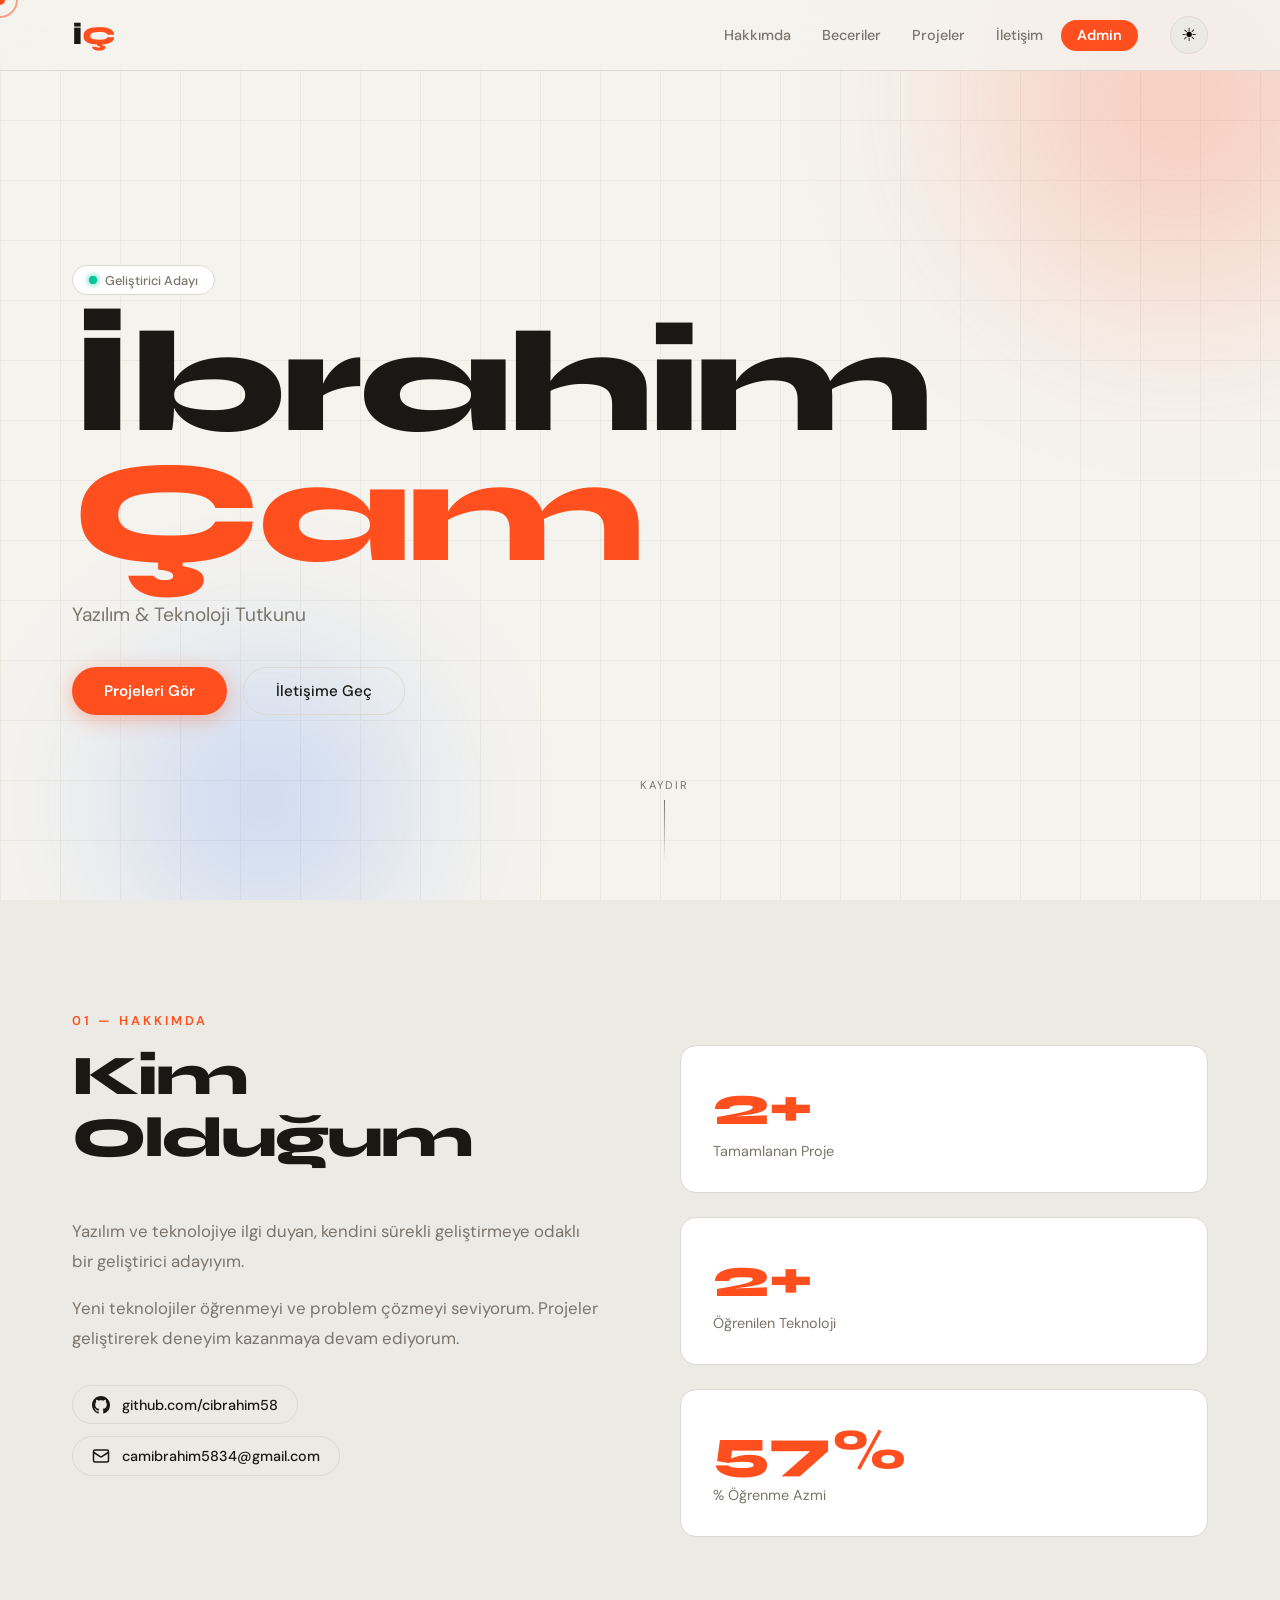
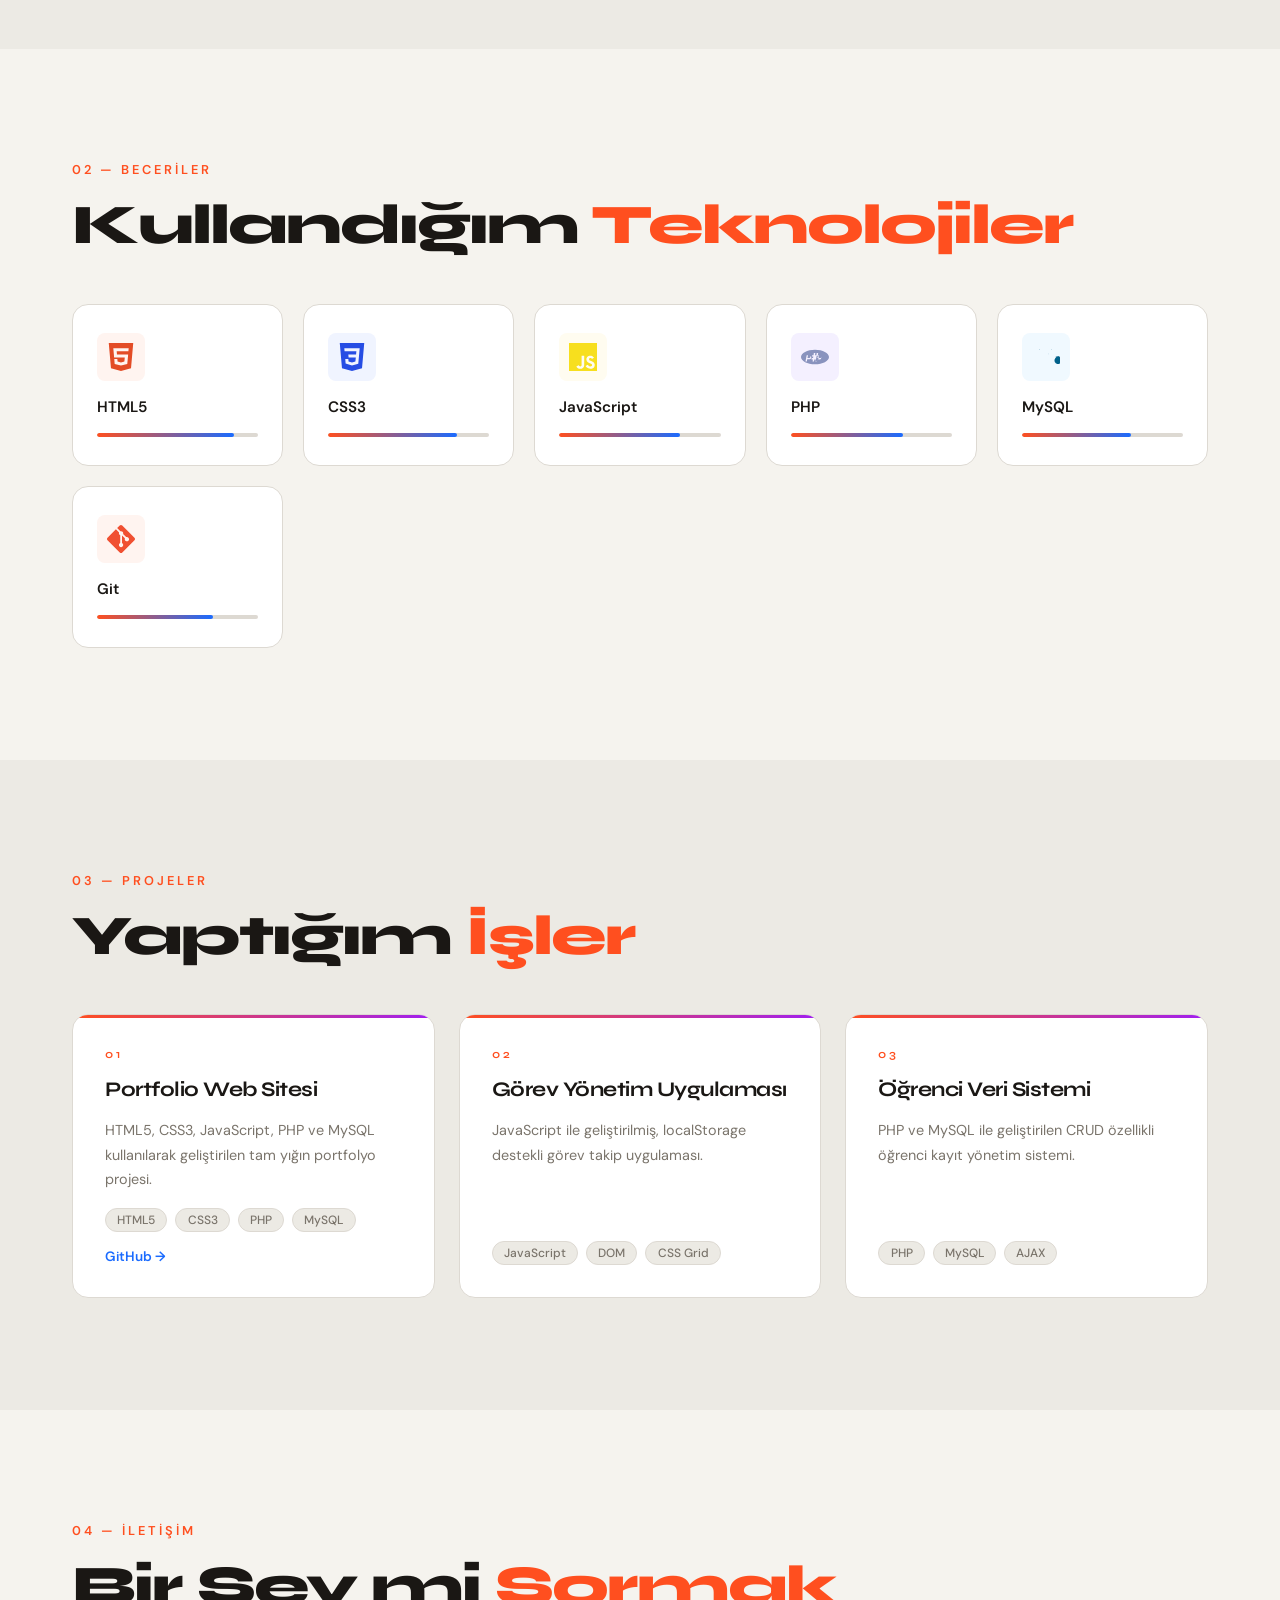
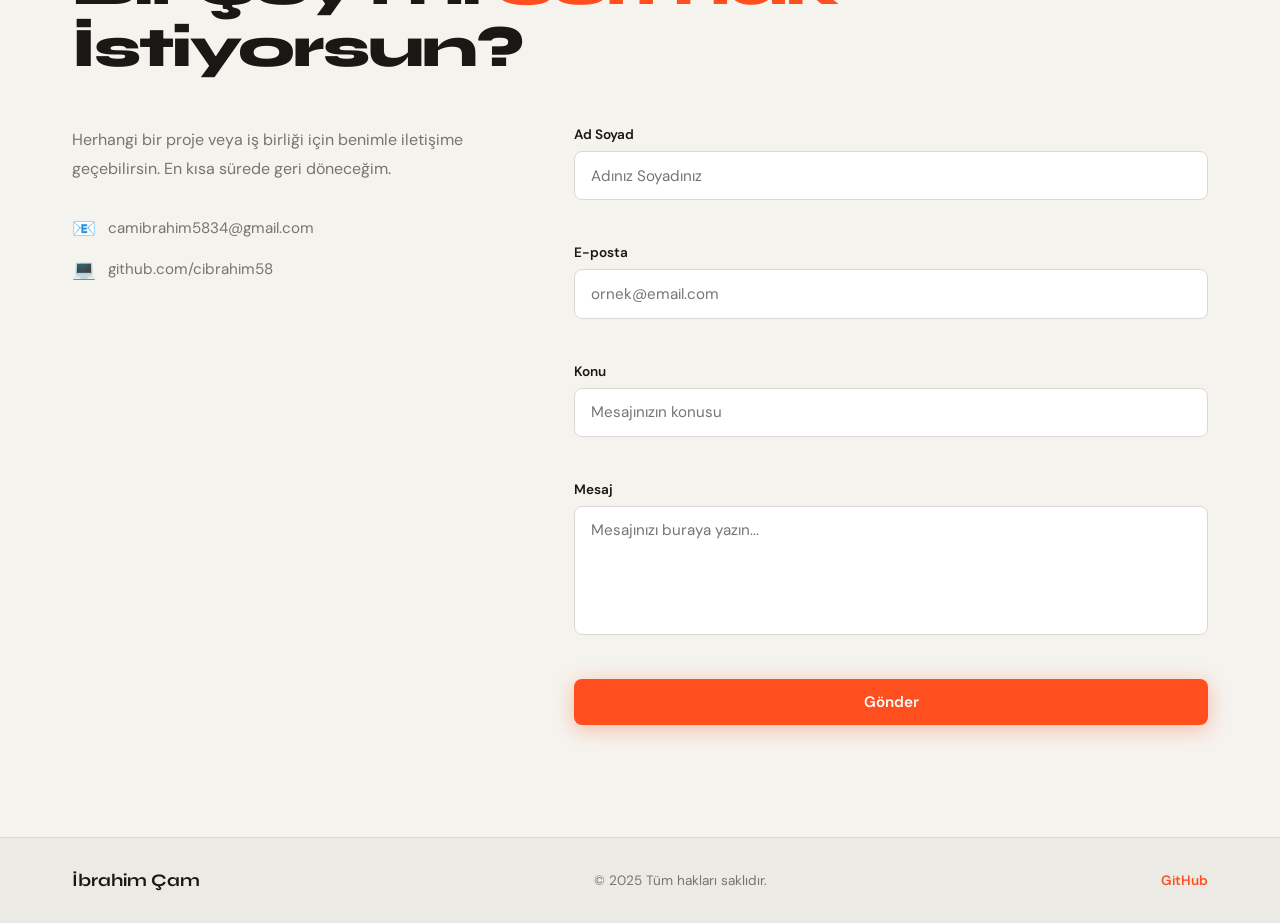
<file: index.html>
<!DOCTYPE html>
<html lang="tr">
<head>
  <meta charset="UTF-8" />
  <meta name="viewport" content="width=device-width, initial-scale=1.0" />
  <title>İbrahim Çam — Developer Portfolio</title>
  <link rel="preconnect" href="https://fonts.googleapis.com" />
  <link rel="preconnect" href="https://fonts.gstatic.com" crossorigin />
  <link href="https://fonts.googleapis.com/css2?family=Syne:wght@400;600;700;800&family=DM+Sans:ital,wght@0,300;0,400;0,500;1,300&display=swap" rel="stylesheet" />
  <link rel="stylesheet" href="css/style.css" />
</head>
<body class="light-mode">

  <!-- ─── CURSOR ─────────────────────────────────── -->
  <div class="cursor" id="cursor"></div>
  <div class="cursor-follower" id="cursorFollower"></div>

  <!-- ─── HEADER / NAV ───────────────────────────── -->
  <header id="header">
    <nav class="nav-container">
      <a href="#hero" class="logo">İ<span>Ç</span></a>
      <ul class="nav-links" id="navLinks">
        <li><a href="#about">Hakkımda</a></li>
        <li><a href="#skills">Beceriler</a></li>
        <li><a href="#projects">Projeler</a></li>
        <li><a href="#contact">İletişim</a></li>
        <li><a href="admin/login.php" class="btn-admin">Admin</a></li>
      </ul>
      <div class="nav-right">
        <button class="theme-toggle" id="themeToggle" aria-label="Tema değiştir">
          <span class="toggle-icon">☀</span>
        </button>
        <button class="hamburger" id="hamburger" aria-label="Menü">
          <span></span><span></span><span></span>
        </button>
      </div>
    </nav>
  </header>

  <!-- ─── HERO ───────────────────────────────────── -->
  <section id="hero" class="hero">
    <div class="hero-bg-grid"></div>
    <div class="hero-blob blob-1"></div>
    <div class="hero-blob blob-2"></div>
    <div class="hero-content">
      <div class="hero-tag">
        <span class="dot"></span> Geliştirici Adayı
      </div>
      <h1 class="hero-title">
        <span class="line" data-text="İbrahim">İbrahim</span>
        <span class="line accent" data-text="Çam">Çam</span>
      </h1>
      <p class="hero-sub">Yazılım & Teknoloji Tutkunu</p>
      <div class="hero-cta">
        <a href="#projects" class="btn-primary">Projeleri Gör</a>
        <a href="#contact" class="btn-ghost">İletişime Geç</a>
      </div>
    </div>
    <div class="hero-scroll">
      <span>Kaydır</span>
      <div class="scroll-line"></div>
    </div>
  </section>

  <!-- ─── ABOUT ───────────────────────────────────── -->
  <section id="about" class="about section">
    <div class="container">
      <div class="section-label">01 — Hakkımda</div>
      <div class="about-grid">
        <div class="about-text">
          <h2 class="section-title">Kim Olduğum</h2>
          <p>Yazılım ve teknolojiye ilgi duyan, kendini sürekli geliştirmeye odaklı bir geliştirici adayıyım.</p>
          <p>Yeni teknolojiler öğrenmeyi ve problem çözmeyi seviyorum. Projeler geliştirerek deneyim kazanmaya devam ediyorum.</p>
          <div class="about-links">
            <a href="https://github.com/cibrahim58" target="_blank" class="link-pill github">
              <svg viewBox="0 0 24 24" fill="currentColor"><path d="M12 0C5.37 0 0 5.37 0 12c0 5.31 3.435 9.795 8.205 11.385.6.105.825-.255.825-.57 0-.285-.015-1.23-.015-2.235-3.015.555-3.795-.735-4.035-1.41-.135-.345-.72-1.41-1.23-1.695-.42-.225-1.02-.78-.015-.795.945-.015 1.62.87 1.845 1.23 1.08 1.815 2.805 1.305 3.495.99.105-.78.42-1.305.765-1.605-2.67-.3-5.46-1.335-5.46-5.925 0-1.305.465-2.385 1.23-3.225-.12-.3-.54-1.53.12-3.18 0 0 1.005-.315 3.3 1.23.96-.27 1.98-.405 3-.405s2.04.135 3 .405c2.295-1.56 3.3-1.23 3.3-1.23.66 1.65.24 2.88.12 3.18.765.84 1.23 1.905 1.23 3.225 0 4.605-2.805 5.625-5.475 5.925.435.375.81 1.095.81 2.22 0 1.605-.015 2.895-.015 3.3 0 .315.225.69.825.57A12.02 12.02 0 0 0 24 12c0-6.63-5.37-12-12-12z"/></svg>
              github.com/cibrahim58
            </a>
            <a href="mailto:camibrahim5834@gmail.com" class="link-pill email">
              <svg viewBox="0 0 24 24" fill="none" stroke="currentColor" stroke-width="2"><rect x="2" y="4" width="20" height="16" rx="2"/><path d="m22 7-8.97 5.7a1.94 1.94 0 0 1-2.06 0L2 7"/></svg>
              camibrahim5834@gmail.com
            </a>
          </div>
        </div>
        <div class="about-stats">
          <div class="stat-card">
            <span class="stat-num" data-target="5">0</span>
            <span class="stat-label">Tamamlanan Proje</span>
          </div>
          <div class="stat-card">
            <span class="stat-num" data-target="4">0</span>
            <span class="stat-label">Öğrenilen Teknoloji</span>
          </div>
          <div class="stat-card">
            <span class="stat-num" data-target="100">0</span>
            <span class="stat-label">% Öğrenme Azmi</span>
          </div>
        </div>
      </div>
    </div>
  </section>

  <!-- ─── SKILLS ──────────────────────────────────── -->
  <section id="skills" class="skills section">
    <div class="container">
      <div class="section-label">02 — Beceriler</div>
      <h2 class="section-title">Kullandığım <span class="accent-text">Teknolojiler</span></h2>
      <div class="skills-grid">
        <div class="skill-item" data-level="85">
          <div class="skill-icon html">
            <svg viewBox="0 0 24 24" fill="currentColor"><path d="M1.5 0h21l-1.91 21.563L11.977 24l-8.565-2.438L1.5 0zm7.031 9.75l-.232-2.718 10.059.003.23-2.622L5.412 4.41l.698 8.01h9.126l-.326 3.426-2.91.804-2.955-.81-.188-2.11H6.248l.33 4.171L12 19.351l5.379-1.443.744-8.157H8.531z"/></svg>
          </div>
          <span class="skill-name">HTML5</span>
          <div class="skill-bar"><div class="skill-fill" style="--target: 85%"></div></div>
        </div>
        <div class="skill-item" data-level="80">
          <div class="skill-icon css">
            <svg viewBox="0 0 24 24" fill="currentColor"><path d="M1.5 0h21l-1.91 21.563L11.977 24l-8.564-2.438L1.5 0zm17.09 4.413L5.41 4.41l.213 2.622 10.125.002-.255 2.716h-6.64l.24 2.573h6.182l-.366 3.523-2.91.804-2.956-.81-.188-2.11h-2.61l.29 3.855L12 19.288l5.373-1.53L18.59 4.414z"/></svg>
          </div>
          <span class="skill-name">CSS3</span>
          <div class="skill-bar"><div class="skill-fill" style="--target: 80%"></div></div>
        </div>
        <div class="skill-item" data-level="75">
          <div class="skill-icon js">
            <svg viewBox="0 0 24 24" fill="currentColor"><path d="M0 0h24v24H0V0zm22.034 18.276c-.175-1.095-.888-2.015-3.003-2.873-.736-.345-1.554-.585-1.797-1.14-.091-.33-.105-.51-.046-.705.15-.646.915-.84 1.515-.66.39.12.75.42.976.9 1.034-.676 1.034-.676 1.755-1.125-.27-.42-.404-.601-.586-.78-.63-.705-1.469-1.065-2.834-1.034l-.705.089c-.676.165-1.32.525-1.71 1.005-1.14 1.291-.811 3.541.569 4.471 1.365 1.02 3.361 1.244 3.616 2.205.24 1.17-.87 1.545-1.966 1.41-.811-.18-1.26-.586-1.755-1.336l-1.83 1.051c.21.48.45.689.81 1.109 1.74 1.756 6.09 1.666 6.871-1.004.029-.09.24-.705.074-1.65l.046.067zm-8.983-7.245h-2.248c0 1.938-.009 3.864-.009 5.805 0 1.232.063 2.363-.138 2.711-.33.689-1.18.601-1.566.48-.396-.196-.597-.466-.83-.855-.063-.105-.11-.196-.127-.196l-1.825 1.125c.305.63.75 1.172 1.324 1.517.855.51 2.004.675 3.207.405.783-.226 1.458-.691 1.811-1.411.51-.93.402-2.07.397-3.346.012-2.054 0-4.109 0-6.179l.004-.056z"/></svg>
          </div>
          <span class="skill-name">JavaScript</span>
          <div class="skill-bar"><div class="skill-fill" style="--target: 75%"></div></div>
        </div>
        <div class="skill-item" data-level="70">
          <div class="skill-icon php">
            <svg viewBox="0 0 24 24" fill="currentColor"><path d="M7.01 10.207h-.944l-.515 2.648h.838c.556 0 .97-.105 1.242-.314.272-.21.455-.559.55-1.049.092-.47.05-.802-.124-.995-.175-.193-.476-.29-.904-.29zM12 5.688C5.373 5.688 0 8.514 0 12s5.373 6.313 12 6.313S24 15.486 24 12c0-3.486-5.373-6.312-12-6.312zm-3.26 7.451c-.261.25-.575.438-.917.551-.336.108-.765.164-1.285.164H5.357l-.39 2.006H3.84l1.024-5.271h2.164c.605 0 1.07.158 1.389.469.321.311.452.756.39 1.332-.064.572-.273 1.001-.534 1.249zm5.083.959l-.307 1.761H12.3l.307-1.761h-1.173l-.277 1.761h-1.263l.277-1.761H9l.19-1.174h1.148l.207-1.317h-1.15l.192-1.173h1.154l.277-1.761h1.264l-.277 1.761h1.174l.278-1.761h1.264l-.278 1.761h.949l-.192 1.173h-.946l-.209 1.317h.944l-.188 1.174zm3.508-.688c-.261.25-.575.438-.918.551-.336.108-.765.164-1.285.164h-1.181l-.39 2.006h-1.126l1.024-5.271h2.164c.605 0 1.07.158 1.389.469.321.311.452.756.39 1.332-.064.572-.273 1.001-.534 1.249zm0 0"/><path d="M16.554 10.207h-.944l-.515 2.648h.838c.556 0 .97-.105 1.242-.314.272-.21.455-.559.55-1.049.092-.47.05-.802-.124-.995-.175-.193-.476-.29-.904-.29z"/></svg>
          </div>
          <span class="skill-name">PHP</span>
          <div class="skill-bar"><div class="skill-fill" style="--target: 70%"></div></div>
        </div>
        <div class="skill-item" data-level="68">
          <div class="skill-icon mysql">
            <svg viewBox="0 0 24 24" fill="currentColor"><path d="M16.405 5.501c-.115 0-.193.014-.274.033v.013h.014c.054.104.146.19.224.274l.14.247.014-.014c.086-.043.14-.112.14-.216v-.014c-.014-.064-.014-.117-.064-.166-.05-.05-.117-.09-.194-.117zm-2.184 3.85c-.054 0-.09.01-.122.022v.01h.014c.043.046.09.08.14.11l.107.19.014-.013v-.003c.066-.043.107-.112.107-.215v-.016c-.01-.064-.01-.117-.06-.166-.05-.05-.106-.09-.2-.12zm-8.2-3.85c-.063 0-.116.014-.17.033.014.014.027.014.027.027.067.104.146.19.224.274l.14.247h.013c.04-.033.083-.083.12-.14.04-.04.07-.097.07-.17 0-.06-.014-.116-.06-.167-.05-.05-.117-.09-.195-.117-.046-.013-.1-.013-.17-.013z"/><path d="M23.143 11.584a6.37 6.37 0 0 0-1.443-.34c-.196-.028-.395-.046-.596-.046-.19 0-.38.014-.57.04-.05.01-.1.016-.15.027v.014c.04.014.083.027.12.04.15.053.274.106.37.17.027.013.04.026.066.04-.04.013-.08.026-.12.04a5.08 5.08 0 0 0-.82.35c-.034.02-.067.04-.1.055-.017.01-.034.02-.05.03l.013.013c.037.01.07.014.1.014.048 0 .09-.006.13-.02.04-.013.077-.03.11-.05.035-.02.068-.042.1-.066.14-.1.28-.19.43-.28.1-.056.2-.107.3-.158.1-.05.198-.1.298-.14.1-.04.2-.07.3-.09.1-.022.197-.033.296-.033.098 0 .197.01.293.03.95.19 1.77.77 2.35 1.53.077.1.15.207.217.314.067.108.127.217.183.328.056.11.108.22.154.334.046.113.088.227.124.342a3.87 3.87 0 0 1 .085.35c.02.118.033.237.038.356.004.12.003.24-.004.36-.007.12-.02.24-.04.357a3.66 3.66 0 0 1-.085.35 3.49 3.49 0 0 1-.13.337 3.16 3.16 0 0 1-.17.32c-.067.104-.14.203-.217.3-.077.094-.16.184-.245.27-.086.085-.175.165-.267.24-.092.073-.187.14-.285.204-.098.062-.198.12-.3.172-.102.05-.206.097-.312.138-.106.04-.214.075-.323.104-.11.028-.22.05-.33.065-.11.014-.22.02-.33.02-.11 0-.22-.006-.33-.02-.11-.014-.22-.036-.33-.065a3.22 3.22 0 0 1-.323-.104 3.07 3.07 0 0 1-.312-.138 3.09 3.09 0 0 1-.3-.172c-.098-.063-.193-.13-.285-.204a2.87 2.87 0 0 1-.267-.24c-.086-.086-.168-.176-.245-.27-.078-.096-.15-.196-.217-.3a2.92 2.92 0 0 1-.17-.32 2.84 2.84 0 0 1-.13-.337 3.06 3.06 0 0 1-.085-.35c-.02-.118-.033-.237-.04-.357-.007-.12-.008-.24-.004-.36.005-.12.017-.238.038-.356a3.6 3.6 0 0 1 .085-.35c.036-.115.078-.23.124-.342.046-.113.098-.224.154-.334.056-.11.116-.22.183-.328.067-.107.14-.213.217-.314.077-.1.158-.196.242-.29.08-.09.167-.176.256-.258.09-.082.183-.16.278-.233.094-.073.19-.14.29-.2.1-.06.2-.115.305-.164.105-.05.21-.092.318-.128.108-.036.217-.065.327-.088.11-.023.22-.04.33-.05.11-.01.22-.013.33-.01.11.003.22.012.33.028.108.016.217.038.323.065.107.027.21.06.314.096z"/></svg>
          </div>
          <span class="skill-name">MySQL</span>
          <div class="skill-bar"><div class="skill-fill" style="--target: 68%"></div></div>
        </div>
        <div class="skill-item" data-level="72">
          <div class="skill-icon git">
            <svg viewBox="0 0 24 24" fill="currentColor"><path d="M23.546 10.93L13.067.452c-.604-.603-1.582-.603-2.188 0L8.708 2.627l2.76 2.76c.645-.215 1.379-.07 1.889.441.516.515.658 1.258.438 1.9l2.658 2.66c.645-.223 1.387-.078 1.9.435.721.72.721 1.884 0 2.604-.719.719-1.881.719-2.6 0-.539-.541-.674-1.337-.404-1.996L12.86 8.955v6.525c.176.086.342.203.488.348.713.721.713 1.883 0 2.6-.719.721-1.889.721-2.609 0-.719-.719-.719-1.879 0-2.598.182-.18.387-.316.605-.406V8.835c-.217-.091-.424-.222-.6-.401-.545-.545-.676-1.342-.396-2.009L7.636 3.7.45 10.881c-.6.605-.6 1.584 0 2.189l10.48 10.477c.604.604 1.582.604 2.186 0l10.43-10.43c.605-.603.605-1.582 0-2.187"/></svg>
          </div>
          <span class="skill-name">Git</span>
          <div class="skill-bar"><div class="skill-fill" style="--target: 72%"></div></div>
        </div>
      </div>
    </div>
  </section>

  <!-- ─── PROJECTS ─────────────────────────────────── -->
  <section id="projects" class="projects section">
    <div class="container">
      <div class="section-label">03 — Projeler</div>
      <h2 class="section-title">Yaptığım <span class="accent-text">İşler</span></h2>
      <div class="projects-grid" id="projectsGrid">
        <div class="projects-loading">
          <div class="spinner"></div>
          <p>Projeler yükleniyor...</p>
        </div>
      </div>
    </div>
  </section>

  <!-- ─── CONTACT ──────────────────────────────────── -->
  <section id="contact" class="contact section">
    <div class="container">
      <div class="section-label">04 — İletişim</div>
      <h2 class="section-title">Bir Şey mi <span class="accent-text">Sormak</span> İstiyorsun?</h2>
      <div class="contact-grid">
        <div class="contact-info">
          <p class="contact-intro">Herhangi bir proje veya iş birliği için benimle iletişime geçebilirsin. En kısa sürede geri döneceğim.</p>
          <div class="contact-detail">
            <span class="cd-icon">📧</span>
            <a href="mailto:camibrahim5834@gmail.com">camibrahim5834@gmail.com</a>
          </div>
          <div class="contact-detail">
            <span class="cd-icon">💻</span>
            <a href="https://github.com/cibrahim58" target="_blank">github.com/cibrahim58</a>
          </div>
        </div>
        <form class="contact-form" id="contactForm" novalidate>
          <div class="form-group">
            <label for="name">Ad Soyad</label>
            <input type="text" id="name" name="name" placeholder="Adınız Soyadınız" autocomplete="name" />
            <span class="form-error" id="nameError"></span>
          </div>
          <div class="form-group">
            <label for="email">E-posta</label>
            <input type="email" id="email" name="email" placeholder="ornek@email.com" autocomplete="email" />
            <span class="form-error" id="emailError"></span>
          </div>
          <div class="form-group">
            <label for="subject">Konu</label>
            <input type="text" id="subject" name="subject" placeholder="Mesajınızın konusu" />
            <span class="form-error" id="subjectError"></span>
          </div>
          <div class="form-group">
            <label for="message">Mesaj</label>
            <textarea id="message" name="message" rows="5" placeholder="Mesajınızı buraya yazın..."></textarea>
            <span class="form-error" id="messageError"></span>
          </div>
          <button type="submit" class="btn-primary btn-submit" id="submitBtn">
            <span class="btn-text">Gönder</span>
            <span class="btn-loading" style="display:none">Gönderiliyor...</span>
          </button>
          <div class="form-success" id="formSuccess" style="display:none">
            ✓ Mesajınız başarıyla gönderildi!
          </div>
          <div class="form-error-msg" id="formErrorMsg" style="display:none">
            ✗ Bir hata oluştu. Lütfen tekrar deneyin.
          </div>
        </form>
      </div>
    </div>
  </section>

  <!-- ─── FOOTER ───────────────────────────────────── -->
  <footer class="footer">
    <div class="container">
      <div class="footer-inner">
        <span class="footer-logo">İbrahim Çam</span>
        <p class="footer-copy">© 2025 Tüm hakları saklıdır.</p>
        <a href="https://github.com/cibrahim58" target="_blank" class="footer-gh">GitHub</a>
      </div>
    </div>
  </footer>

  <script src="js/main.js"></script>
</body>
</html>
</file>
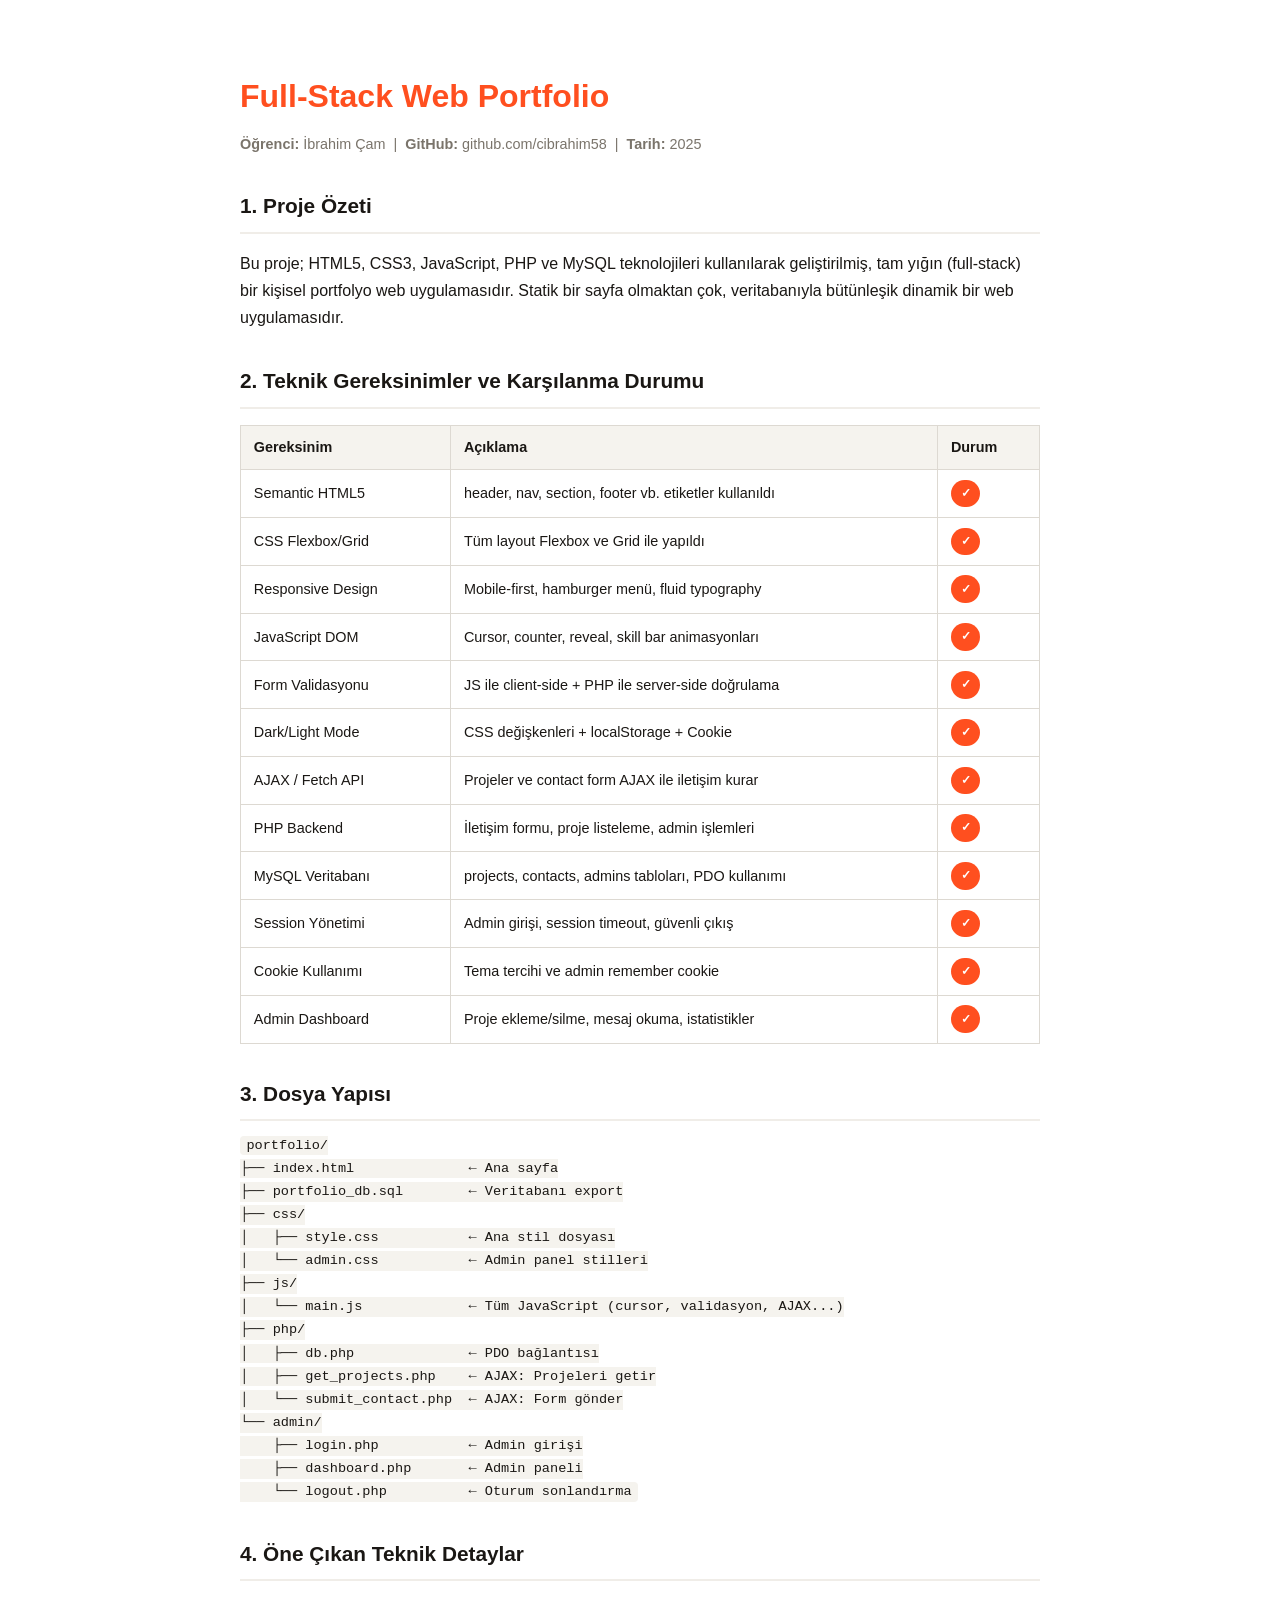
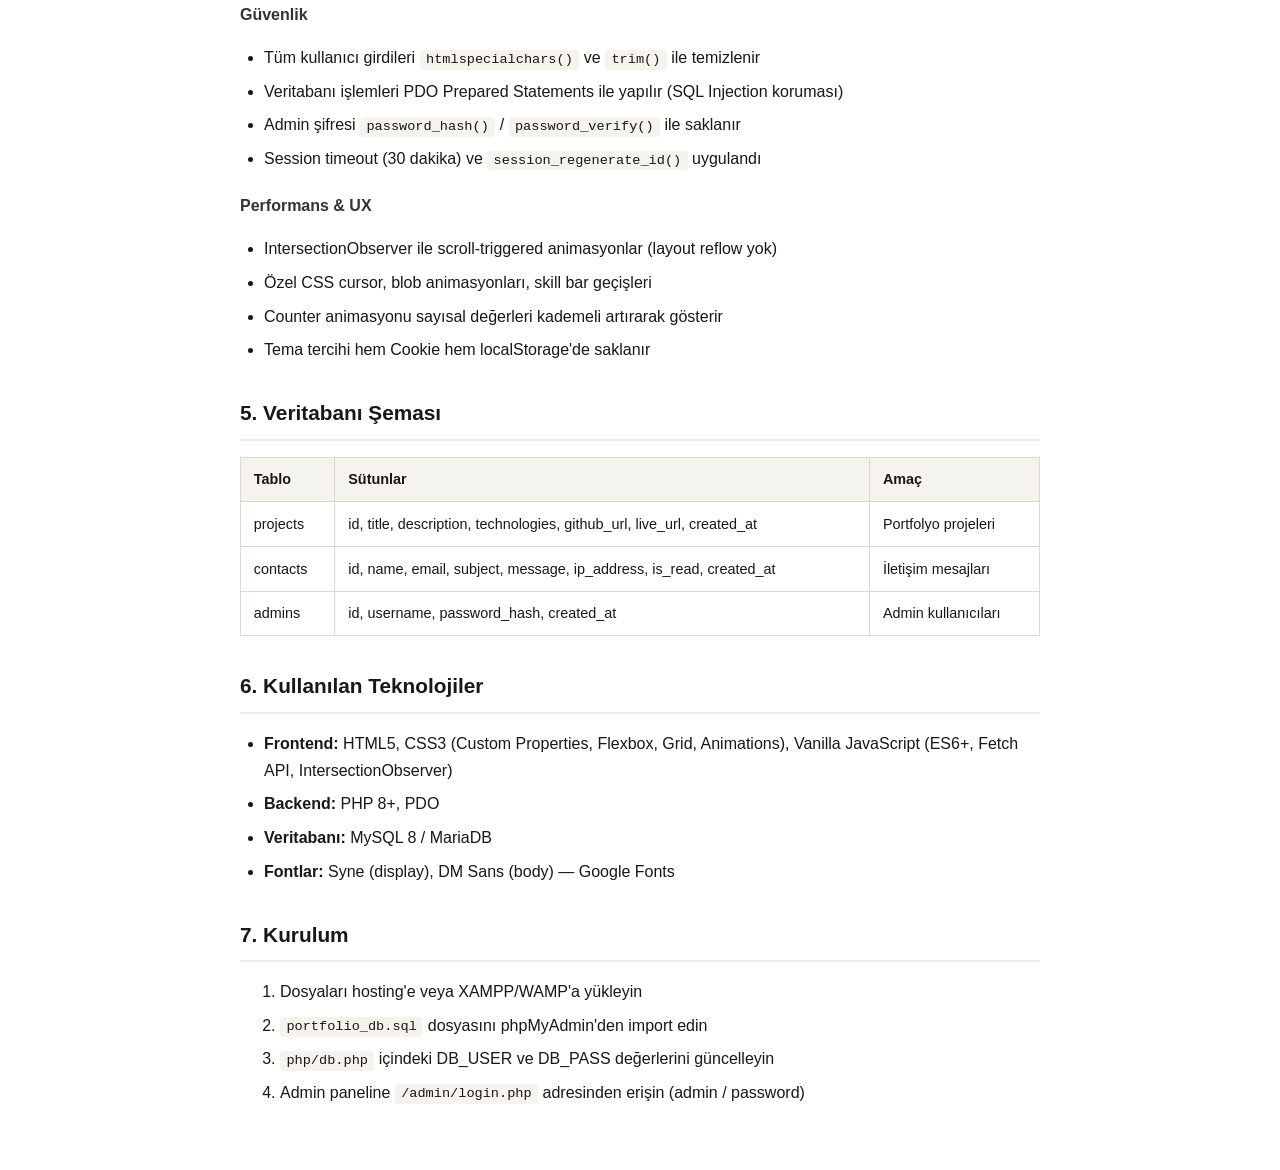
<file: RAPOR.html>
<!DOCTYPE html>
<html lang="tr">
<head>
<meta charset="UTF-8"/>
<title>Proje Raporu — İbrahim Çam</title>
<style>
  body { font-family: 'Segoe UI', sans-serif; max-width: 800px; margin: 0 auto; padding: 3rem 2rem; color: #1a1714; line-height: 1.7; }
  h1 { font-size: 2rem; margin-bottom: 0.5rem; color: #ff4f1f; }
  h2 { font-size: 1.3rem; margin-top: 2rem; margin-bottom: 0.75rem; border-bottom: 2px solid #f0ede8; padding-bottom: 0.5rem; }
  h3 { font-size: 1rem; margin-top: 1.25rem; color: #333; }
  .meta { color: #7a746b; font-size: 0.9rem; margin-bottom: 2rem; }
  table { width: 100%; border-collapse: collapse; margin: 1rem 0; font-size: 0.9rem; }
  th { background: #f5f3ee; text-align: left; padding: 0.6rem 0.8rem; border: 1px solid #ddd9d2; }
  td { padding: 0.6rem 0.8rem; border: 1px solid #ddd9d2; }
  code { background: #f5f3ee; padding: 0.15rem 0.4rem; border-radius: 4px; font-size: 0.85rem; }
  ul { padding-left: 1.5rem; }
  li { margin-bottom: 0.4rem; }
  .badge { display: inline-block; background: #ff4f1f; color: #fff; padding: 0.2rem 0.6rem; border-radius: 100px; font-size: 0.78rem; font-weight: 600; }
</style>
</head>
<body>
<h1>Full-Stack Web Portfolio</h1>
<div class="meta">
  <strong>Öğrenci:</strong> İbrahim Çam &nbsp;|&nbsp;
  <strong>GitHub:</strong> github.com/cibrahim58 &nbsp;|&nbsp;
  <strong>Tarih:</strong> 2025
</div>

<h2>1. Proje Özeti</h2>
<p>Bu proje; HTML5, CSS3, JavaScript, PHP ve MySQL teknolojileri kullanılarak geliştirilmiş, tam yığın (full-stack) bir kişisel portfolyo web uygulamasıdır. Statik bir sayfa olmaktan çok, veritabanıyla bütünleşik dinamik bir web uygulamasıdır.</p>

<h2>2. Teknik Gereksinimler ve Karşılanma Durumu</h2>
<table>
  <thead><tr><th>Gereksinim</th><th>Açıklama</th><th>Durum</th></tr></thead>
  <tbody>
    <tr><td>Semantic HTML5</td><td>header, nav, section, footer vb. etiketler kullanıldı</td><td><span class="badge">✓</span></td></tr>
    <tr><td>CSS Flexbox/Grid</td><td>Tüm layout Flexbox ve Grid ile yapıldı</td><td><span class="badge">✓</span></td></tr>
    <tr><td>Responsive Design</td><td>Mobile-first, hamburger menü, fluid typography</td><td><span class="badge">✓</span></td></tr>
    <tr><td>JavaScript DOM</td><td>Cursor, counter, reveal, skill bar animasyonları</td><td><span class="badge">✓</span></td></tr>
    <tr><td>Form Validasyonu</td><td>JS ile client-side + PHP ile server-side doğrulama</td><td><span class="badge">✓</span></td></tr>
    <tr><td>Dark/Light Mode</td><td>CSS değişkenleri + localStorage + Cookie</td><td><span class="badge">✓</span></td></tr>
    <tr><td>AJAX / Fetch API</td><td>Projeler ve contact form AJAX ile iletişim kurar</td><td><span class="badge">✓</span></td></tr>
    <tr><td>PHP Backend</td><td>İletişim formu, proje listeleme, admin işlemleri</td><td><span class="badge">✓</span></td></tr>
    <tr><td>MySQL Veritabanı</td><td>projects, contacts, admins tabloları, PDO kullanımı</td><td><span class="badge">✓</span></td></tr>
    <tr><td>Session Yönetimi</td><td>Admin girişi, session timeout, güvenli çıkış</td><td><span class="badge">✓</span></td></tr>
    <tr><td>Cookie Kullanımı</td><td>Tema tercihi ve admin remember cookie</td><td><span class="badge">✓</span></td></tr>
    <tr><td>Admin Dashboard</td><td>Proje ekleme/silme, mesaj okuma, istatistikler</td><td><span class="badge">✓</span></td></tr>
  </tbody>
</table>

<h2>3. Dosya Yapısı</h2>
<pre><code>portfolio/
├── index.html              ← Ana sayfa
├── portfolio_db.sql        ← Veritabanı export
├── css/
│   ├── style.css           ← Ana stil dosyası
│   └── admin.css           ← Admin panel stilleri
├── js/
│   └── main.js             ← Tüm JavaScript (cursor, validasyon, AJAX...)
├── php/
│   ├── db.php              ← PDO bağlantısı
│   ├── get_projects.php    ← AJAX: Projeleri getir
│   └── submit_contact.php  ← AJAX: Form gönder
└── admin/
    ├── login.php           ← Admin girişi
    ├── dashboard.php       ← Admin paneli
    └── logout.php          ← Oturum sonlandırma</code></pre>

<h2>4. Öne Çıkan Teknik Detaylar</h2>
<h3>Güvenlik</h3>
<ul>
  <li>Tüm kullanıcı girdileri <code>htmlspecialchars()</code> ve <code>trim()</code> ile temizlenir</li>
  <li>Veritabanı işlemleri PDO Prepared Statements ile yapılır (SQL Injection koruması)</li>
  <li>Admin şifresi <code>password_hash()</code> / <code>password_verify()</code> ile saklanır</li>
  <li>Session timeout (30 dakika) ve <code>session_regenerate_id()</code> uygulandı</li>
</ul>
<h3>Performans & UX</h3>
<ul>
  <li>IntersectionObserver ile scroll-triggered animasyonlar (layout reflow yok)</li>
  <li>Özel CSS cursor, blob animasyonları, skill bar geçişleri</li>
  <li>Counter animasyonu sayısal değerleri kademeli artırarak gösterir</li>
  <li>Tema tercihi hem Cookie hem localStorage'de saklanır</li>
</ul>

<h2>5. Veritabanı Şeması</h2>
<table>
  <thead><tr><th>Tablo</th><th>Sütunlar</th><th>Amaç</th></tr></thead>
  <tbody>
    <tr><td>projects</td><td>id, title, description, technologies, github_url, live_url, created_at</td><td>Portfolyo projeleri</td></tr>
    <tr><td>contacts</td><td>id, name, email, subject, message, ip_address, is_read, created_at</td><td>İletişim mesajları</td></tr>
    <tr><td>admins</td><td>id, username, password_hash, created_at</td><td>Admin kullanıcıları</td></tr>
  </tbody>
</table>

<h2>6. Kullanılan Teknolojiler</h2>
<ul>
  <li><strong>Frontend:</strong> HTML5, CSS3 (Custom Properties, Flexbox, Grid, Animations), Vanilla JavaScript (ES6+, Fetch API, IntersectionObserver)</li>
  <li><strong>Backend:</strong> PHP 8+, PDO</li>
  <li><strong>Veritabanı:</strong> MySQL 8 / MariaDB</li>
  <li><strong>Fontlar:</strong> Syne (display), DM Sans (body) — Google Fonts</li>
</ul>

<h2>7. Kurulum</h2>
<ol>
  <li>Dosyaları hosting'e veya XAMPP/WAMP'a yükleyin</li>
  <li><code>portfolio_db.sql</code> dosyasını phpMyAdmin'den import edin</li>
  <li><code>php/db.php</code> içindeki DB_USER ve DB_PASS değerlerini güncelleyin</li>
  <li>Admin paneline <code>/admin/login.php</code> adresinden erişin (admin / password)</li>
</ol>
</body>
</html>
</file>
<file: css/style.css>
/* ─── DESIGN TOKENS ─────────────────────────────────────── */
:root {
  --bg:           #f5f3ee;
  --bg2:          #eceae4;
  --surface:      #ffffff;
  --text:         #1a1714;
  --text-muted:   #7a746b;
  --border:       #ddd9d2;
  --accent1:      #ff4f1f;   /* burnt orange */
  --accent2:      #1a6bff;   /* electric blue */
  --accent3:      #a020f0;   /* vivid purple */
  --accent4:      #00c49a;   /* teal */
  --card-bg:      #ffffff;
  --card-shadow:  0 4px 32px rgba(0,0,0,0.08);
  --nav-bg:       rgba(245,243,238,0.85);
  --radius:       16px;
  --radius-sm:    8px;
  --font-display: 'Syne', sans-serif;
  --font-body:    'DM Sans', sans-serif;
  --transition:   0.3s cubic-bezier(.4,0,.2,1);
}

body.dark-mode {
  --bg:          #0e0c0a;
  --bg2:         #161411;
  --surface:     #1e1b18;
  --text:        #f0ede8;
  --text-muted:  #7a746b;
  --border:      #2e2a26;
  --card-bg:     #1e1b18;
  --card-shadow: 0 4px 32px rgba(0,0,0,0.4);
  --nav-bg:      rgba(14,12,10,0.85);
}

/* ─── RESET ─────────────────────────────────────────────── */
*, *::before, *::after { box-sizing: border-box; margin: 0; padding: 0; }
html { scroll-behavior: smooth; font-size: 16px; }
body {
  font-family: var(--font-body);
  background: var(--bg);
  color: var(--text);
  overflow-x: hidden;
  cursor: none;
  transition: background var(--transition), color var(--transition);
}
a { color: inherit; text-decoration: none; }
img { max-width: 100%; display: block; }
ul { list-style: none; }
button { cursor: none; border: none; background: none; font: inherit; }

/* ─── CUSTOM CURSOR ─────────────────────────────────────── */
.cursor {
  width: 10px; height: 10px;
  background: var(--accent1);
  border-radius: 50%;
  position: fixed; z-index: 9999;
  pointer-events: none;
  transform: translate(-50%,-50%);
  transition: transform 0.1s, background 0.2s;
  mix-blend-mode: multiply;
}
.cursor-follower {
  width: 36px; height: 36px;
  border: 2px solid var(--accent1);
  border-radius: 50%;
  position: fixed; z-index: 9998;
  pointer-events: none;
  transform: translate(-50%,-50%);
  transition: transform 0.18s ease-out, opacity 0.3s, border-color 0.2s;
  opacity: 0.5;
}
body.dark-mode .cursor { mix-blend-mode: screen; }

/* ─── CONTAINER ─────────────────────────────────────────── */
.container { max-width: 1200px; margin: 0 auto; padding: 0 2rem; }

/* ─── HEADER ────────────────────────────────────────────── */
#header {
  position: fixed; top: 0; left: 0; right: 0; z-index: 100;
  padding: 1rem 0;
  background: var(--nav-bg);
  backdrop-filter: blur(20px);
  border-bottom: 1px solid var(--border);
  transition: background var(--transition), border-color var(--transition);
}
.nav-container {
  max-width: 1200px; margin: 0 auto; padding: 0 2rem;
  display: flex; align-items: center; gap: 2rem;
}
.logo {
  font-family: var(--font-display);
  font-size: 1.6rem; font-weight: 800;
  letter-spacing: -1px;
  color: var(--text);
}
.logo span { color: var(--accent1); }
.nav-links {
  display: flex; gap: 0.25rem; align-items: center;
  margin-left: auto;
}
.nav-links a {
  padding: 0.4rem 0.85rem;
  border-radius: 100px;
  font-size: 0.9rem;
  font-weight: 500;
  color: var(--text-muted);
  transition: color var(--transition), background var(--transition);
}
.nav-links a:hover { color: var(--text); background: var(--bg2); }
.btn-admin {
  background: var(--accent1) !important;
  color: #fff !important;
  font-weight: 600 !important;
  padding: 0.4rem 1rem !important;
}
.btn-admin:hover { opacity: 0.85; background: var(--accent1) !important; }
.nav-right { display: flex; align-items: center; gap: 0.5rem; }
.theme-toggle {
  width: 38px; height: 38px;
  border-radius: 50%;
  background: var(--bg2);
  display: flex; align-items: center; justify-content: center;
  font-size: 1.1rem;
  border: 1px solid var(--border);
  transition: background var(--transition);
}
.theme-toggle:hover { background: var(--border); }
.hamburger { display: none; flex-direction: column; gap: 5px; padding: 4px; }
.hamburger span { display: block; width: 24px; height: 2px; background: var(--text); border-radius: 2px; transition: var(--transition); }

/* ─── SECTION BASICS ────────────────────────────────────── */
.section { padding: 7rem 0; }
.section-label {
  font-size: 0.8rem; letter-spacing: 3px; text-transform: uppercase;
  color: var(--accent1); font-weight: 600; margin-bottom: 1rem;
}
.section-title {
  font-family: var(--font-display);
  font-size: clamp(2rem, 5vw, 3.5rem);
  font-weight: 800; line-height: 1.1;
  letter-spacing: -2px;
  color: var(--text);
  margin-bottom: 3rem;
}
.accent-text { color: var(--accent1); }

/* ─── HERO ───────────────────────────────────────────────── */
.hero {
  min-height: 100vh;
  display: flex; align-items: center;
  position: relative; overflow: hidden;
  padding-top: 80px;
}
.hero-bg-grid {
  position: absolute; inset: 0;
  background-image:
    linear-gradient(var(--border) 1px, transparent 1px),
    linear-gradient(90deg, var(--border) 1px, transparent 1px);
  background-size: 60px 60px;
  opacity: 0.4;
}
.hero-blob {
  position: absolute; border-radius: 50%;
  filter: blur(80px); opacity: 0.3;
  animation: blobFloat 8s ease-in-out infinite alternate;
}
.blob-1 {
  width: 600px; height: 600px;
  background: radial-gradient(circle, var(--accent1) 0%, transparent 70%);
  top: -200px; right: -200px;
}
.blob-2 {
  width: 400px; height: 400px;
  background: radial-gradient(circle, var(--accent2) 0%, transparent 70%);
  bottom: -100px; left: 5%;
  animation-delay: -4s;
}
@keyframes blobFloat {
  from { transform: scale(1) translate(0,0); }
  to   { transform: scale(1.1) translate(20px,-20px); }
}
.hero-content {
  position: relative; z-index: 2;
  max-width: 900px;
  padding: 0 2rem 0 calc((100vw - 1200px) / 2 + 2rem);
}
.hero-tag {
  display: inline-flex; align-items: center; gap: 0.5rem;
  background: var(--surface);
  border: 1px solid var(--border);
  border-radius: 100px;
  padding: 0.35rem 1rem;
  font-size: 0.8rem; font-weight: 500;
  color: var(--text-muted);
  margin-bottom: 1.5rem;
  animation: fadeUp 0.6s ease both;
}
.dot {
  width: 8px; height: 8px; border-radius: 50%;
  background: var(--accent4);
  box-shadow: 0 0 6px var(--accent4);
  animation: pulse 2s ease-in-out infinite;
}
@keyframes pulse { 0%,100% { opacity:1; } 50% { opacity:0.4; } }
.hero-title {
  font-family: var(--font-display);
  font-size: clamp(4rem, 12vw, 9rem);
  font-weight: 800;
  line-height: 0.9;
  letter-spacing: -4px;
  margin-bottom: 1.5rem;
}
.hero-title .line {
  display: block;
  animation: fadeUp 0.6s ease both;
}
.hero-title .line:nth-child(1) { animation-delay: 0.1s; }
.hero-title .line:nth-child(2) { animation-delay: 0.2s; }
.hero-title .accent { color: var(--accent1); }
.hero-sub {
  font-size: 1.2rem; color: var(--text-muted);
  margin-bottom: 2.5rem;
  animation: fadeUp 0.6s ease 0.3s both;
}
.hero-cta {
  display: flex; gap: 1rem; flex-wrap: wrap;
  animation: fadeUp 0.6s ease 0.4s both;
}
@keyframes fadeUp {
  from { opacity:0; transform: translateY(20px); }
  to   { opacity:1; transform: translateY(0); }
}
.hero-scroll {
  position: absolute; bottom: 2.5rem; left: 50%;
  transform: translateX(-50%);
  display: flex; flex-direction: column; align-items: center; gap: 0.5rem;
  color: var(--text-muted); font-size: 0.7rem; letter-spacing: 2px; text-transform: uppercase;
  animation: fadeUp 1s ease 0.8s both;
}
.scroll-line {
  width: 1px; height: 60px;
  background: linear-gradient(to bottom, var(--text-muted), transparent);
  animation: scrollPulse 2s ease-in-out infinite;
}
@keyframes scrollPulse { 0%,100% { opacity:0.3; } 50% { opacity:1; } }

/* ─── BUTTONS ────────────────────────────────────────────── */
.btn-primary {
  display: inline-flex; align-items: center; gap: 0.5rem;
  background: var(--accent1);
  color: #fff;
  padding: 0.8rem 2rem;
  border-radius: 100px;
  font-weight: 600; font-size: 0.95rem;
  transition: transform var(--transition), box-shadow var(--transition), opacity var(--transition);
  box-shadow: 0 4px 20px rgba(255,79,31,0.35);
}
.btn-primary:hover { transform: translateY(-2px); box-shadow: 0 8px 28px rgba(255,79,31,0.45); }
.btn-ghost {
  display: inline-flex; align-items: center;
  border: 1.5px solid var(--border);
  color: var(--text);
  padding: 0.8rem 2rem;
  border-radius: 100px;
  font-weight: 500; font-size: 0.95rem;
  transition: border-color var(--transition), background var(--transition);
}
.btn-ghost:hover { border-color: var(--accent1); background: var(--bg2); }

/* ─── ABOUT ──────────────────────────────────────────────── */
.about { background: var(--bg2); }
.about-grid { display: grid; grid-template-columns: 1fr 1fr; gap: 5rem; align-items: start; }
.about-text p {
  color: var(--text-muted);
  line-height: 1.8; font-size: 1.05rem;
  margin-bottom: 1rem;
}
.about-links { display: flex; flex-direction: column; gap: 0.75rem; margin-top: 2rem; }
.link-pill {
  display: inline-flex; align-items: center; gap: 0.75rem;
  padding: 0.6rem 1.2rem;
  border-radius: 100px;
  border: 1px solid var(--border);
  font-size: 0.9rem; font-weight: 500;
  transition: border-color var(--transition), background var(--transition);
  width: fit-content;
}
.link-pill svg { width: 18px; height: 18px; }
.link-pill:hover { border-color: var(--accent1); background: var(--surface); }
.about-stats {
  display: flex; flex-direction: column; gap: 1.5rem;
  position: relative;
}
.stat-card {
  background: var(--surface);
  border: 1px solid var(--border);
  border-radius: var(--radius);
  padding: 2rem;
  display: flex; flex-direction: column; gap: 0.5rem;
  transition: transform var(--transition), box-shadow var(--transition);
}
.stat-card:hover { transform: translateX(8px); box-shadow: var(--card-shadow); }
.stat-num {
  font-family: var(--font-display);
  font-size: 3.5rem; font-weight: 800;
  color: var(--accent1); line-height: 1;
}
.stat-label { color: var(--text-muted); font-size: 0.9rem; }

/* ─── SKILLS ─────────────────────────────────────────────── */
.skills-grid {
  display: grid;
  grid-template-columns: repeat(auto-fit, minmax(180px, 1fr));
  gap: 1.25rem;
}
.skill-item {
  background: var(--surface);
  border: 1px solid var(--border);
  border-radius: var(--radius);
  padding: 1.75rem 1.5rem;
  display: flex; flex-direction: column; gap: 1rem;
  transition: transform var(--transition), box-shadow var(--transition), border-color var(--transition);
  position: relative; overflow: hidden;
}
.skill-item::before {
  content: ''; position: absolute;
  top: 0; left: 0; right: 0; height: 3px;
  background: linear-gradient(90deg, var(--accent1), var(--accent2));
  transform: scaleX(0); transform-origin: left;
  transition: transform var(--transition);
}
.skill-item:hover { transform: translateY(-4px); box-shadow: var(--card-shadow); border-color: var(--accent1); }
.skill-item:hover::before { transform: scaleX(1); }
.skill-icon {
  width: 48px; height: 48px;
  border-radius: var(--radius-sm);
  display: flex; align-items: center; justify-content: center;
}
.skill-icon svg { width: 28px; height: 28px; }
.skill-icon.html { background: #fff4f0; color: #e34c26; }
.skill-icon.css  { background: #f0f4ff; color: #264de4; }
.skill-icon.js   { background: #fffcf0; color: #f7df1e; }
.skill-icon.php  { background: #f4f0ff; color: #8993be; }
.skill-icon.mysql{ background: #f0f9ff; color: #00618a; }
.skill-icon.git  { background: #fff4f0; color: #f05032; }
.skill-name { font-weight: 600; font-size: 0.95rem; }
.skill-bar { height: 4px; background: var(--border); border-radius: 100px; overflow: hidden; }
.skill-fill {
  height: 100%; width: 0%;
  background: linear-gradient(90deg, var(--accent1), var(--accent2));
  border-radius: 100px;
  transition: width 1.5s cubic-bezier(.4,0,.2,1);
}
.skill-item.animated .skill-fill { width: var(--target); }

/* ─── PROJECTS ───────────────────────────────────────────── */
.projects { background: var(--bg2); }
.projects-grid {
  display: grid;
  grid-template-columns: repeat(auto-fill, minmax(340px, 1fr));
  gap: 1.5rem;
}
.projects-loading {
  grid-column: 1/-1;
  display: flex; flex-direction: column; align-items: center; gap: 1rem;
  padding: 4rem;
  color: var(--text-muted);
}
.spinner {
  width: 40px; height: 40px;
  border: 3px solid var(--border);
  border-top-color: var(--accent1);
  border-radius: 50%;
  animation: spin 0.8s linear infinite;
}
@keyframes spin { to { transform: rotate(360deg); } }
.project-card {
  background: var(--card-bg);
  border: 1px solid var(--border);
  border-radius: var(--radius);
  padding: 2rem;
  display: flex; flex-direction: column; gap: 1rem;
  transition: transform var(--transition), box-shadow var(--transition);
  position: relative; overflow: hidden;
}
.project-card::after {
  content: ''; position: absolute;
  top: 0; left: 0; right: 0; height: 3px;
  background: linear-gradient(90deg, var(--accent1), var(--accent3));
}
.project-card:hover { transform: translateY(-6px); box-shadow: 0 12px 40px rgba(0,0,0,0.12); }
.project-num {
  font-family: var(--font-display);
  font-size: 0.75rem; letter-spacing: 3px;
  color: var(--accent1); font-weight: 600;
}
.project-title {
  font-family: var(--font-display);
  font-size: 1.3rem; font-weight: 700;
  letter-spacing: -0.5px;
}
.project-desc { color: var(--text-muted); font-size: 0.9rem; line-height: 1.7; flex: 1; }
.project-tags { display: flex; flex-wrap: wrap; gap: 0.5rem; }
.project-tag {
  background: var(--bg2);
  border: 1px solid var(--border);
  padding: 0.2rem 0.7rem;
  border-radius: 100px;
  font-size: 0.75rem; font-weight: 500; color: var(--text-muted);
}
.project-links { display: flex; gap: 0.75rem; }
.project-link {
  font-size: 0.85rem; font-weight: 600;
  color: var(--accent2);
  display: flex; align-items: center; gap: 0.25rem;
  transition: color var(--transition);
}
.project-link:hover { color: var(--accent1); }

/* ─── CONTACT ────────────────────────────────────────────── */
.contact-grid { display: grid; grid-template-columns: 1fr 1.5fr; gap: 5rem; align-items: start; }
.contact-intro { color: var(--text-muted); line-height: 1.8; margin-bottom: 2rem; }
.contact-detail {
  display: flex; align-items: center; gap: 0.75rem;
  margin-bottom: 1rem;
  font-size: 0.95rem;
}
.cd-icon { font-size: 1.2rem; }
.contact-detail a { color: var(--text-muted); transition: color var(--transition); }
.contact-detail a:hover { color: var(--accent1); }
.contact-form { display: flex; flex-direction: column; gap: 1.25rem; }
.form-group { display: flex; flex-direction: column; gap: 0.5rem; }
.form-group label { font-size: 0.85rem; font-weight: 600; color: var(--text); }
.form-group input,
.form-group textarea {
  background: var(--surface);
  border: 1.5px solid var(--border);
  border-radius: var(--radius-sm);
  padding: 0.85rem 1rem;
  font: inherit; font-size: 0.95rem;
  color: var(--text);
  transition: border-color var(--transition), box-shadow var(--transition);
  resize: none;
}
.form-group input:focus,
.form-group textarea:focus {
  outline: none;
  border-color: var(--accent1);
  box-shadow: 0 0 0 3px rgba(255,79,31,0.12);
}
.form-group input.error,
.form-group textarea.error { border-color: #ef4444; }
.form-error { font-size: 0.8rem; color: #ef4444; min-height: 1rem; }
.btn-submit { width: 100%; justify-content: center; border-radius: var(--radius-sm); }
.form-success {
  background: #d1fae5; color: #065f46;
  border: 1px solid #a7f3d0;
  border-radius: var(--radius-sm);
  padding: 1rem; font-size: 0.9rem; font-weight: 500;
}
.form-error-msg {
  background: #fee2e2; color: #991b1b;
  border: 1px solid #fecaca;
  border-radius: var(--radius-sm);
  padding: 1rem; font-size: 0.9rem; font-weight: 500;
}

/* ─── FOOTER ─────────────────────────────────────────────── */
.footer {
  padding: 2rem 0;
  border-top: 1px solid var(--border);
  background: var(--bg2);
}
.footer-inner {
  display: flex; align-items: center; justify-content: space-between;
  flex-wrap: wrap; gap: 1rem;
}
.footer-logo { font-family: var(--font-display); font-weight: 700; font-size: 1.1rem; }
.footer-copy { color: var(--text-muted); font-size: 0.85rem; }
.footer-gh { color: var(--accent1); font-size: 0.85rem; font-weight: 600; }

/* ─── MOBILE NAV ─────────────────────────────────────────── */
@media (max-width: 768px) {
  .hamburger { display: flex; }
  .nav-links {
    position: fixed; top: 0; left: 0; right: 0; bottom: 0;
    background: var(--bg);
    flex-direction: column; justify-content: center; gap: 1rem;
    transform: translateX(100%); transition: transform var(--transition);
    z-index: 99;
  }
  .nav-links.open { transform: translateX(0); }
  .nav-links a { font-size: 1.5rem; padding: 0.5rem 2rem; }
  .about-grid { grid-template-columns: 1fr; gap: 3rem; }
  .contact-grid { grid-template-columns: 1fr; gap: 3rem; }
  .hero-content { padding: 0 1.5rem; }
  .hero-title { letter-spacing: -2px; }
  body { cursor: auto; }
  .cursor, .cursor-follower { display: none; }
}

/* ─── REVEAL ANIMATION ───────────────────────────────────── */
.reveal {
  opacity: 0; transform: translateY(30px);
  transition: opacity 0.7s ease, transform 0.7s ease;
}
.reveal.visible { opacity: 1; transform: translateY(0); }

/* ─── SCROLLBAR ──────────────────────────────────────────── */
::-webkit-scrollbar { width: 6px; }
::-webkit-scrollbar-track { background: var(--bg); }
::-webkit-scrollbar-thumb { background: var(--accent1); border-radius: 3px; }
</file>
